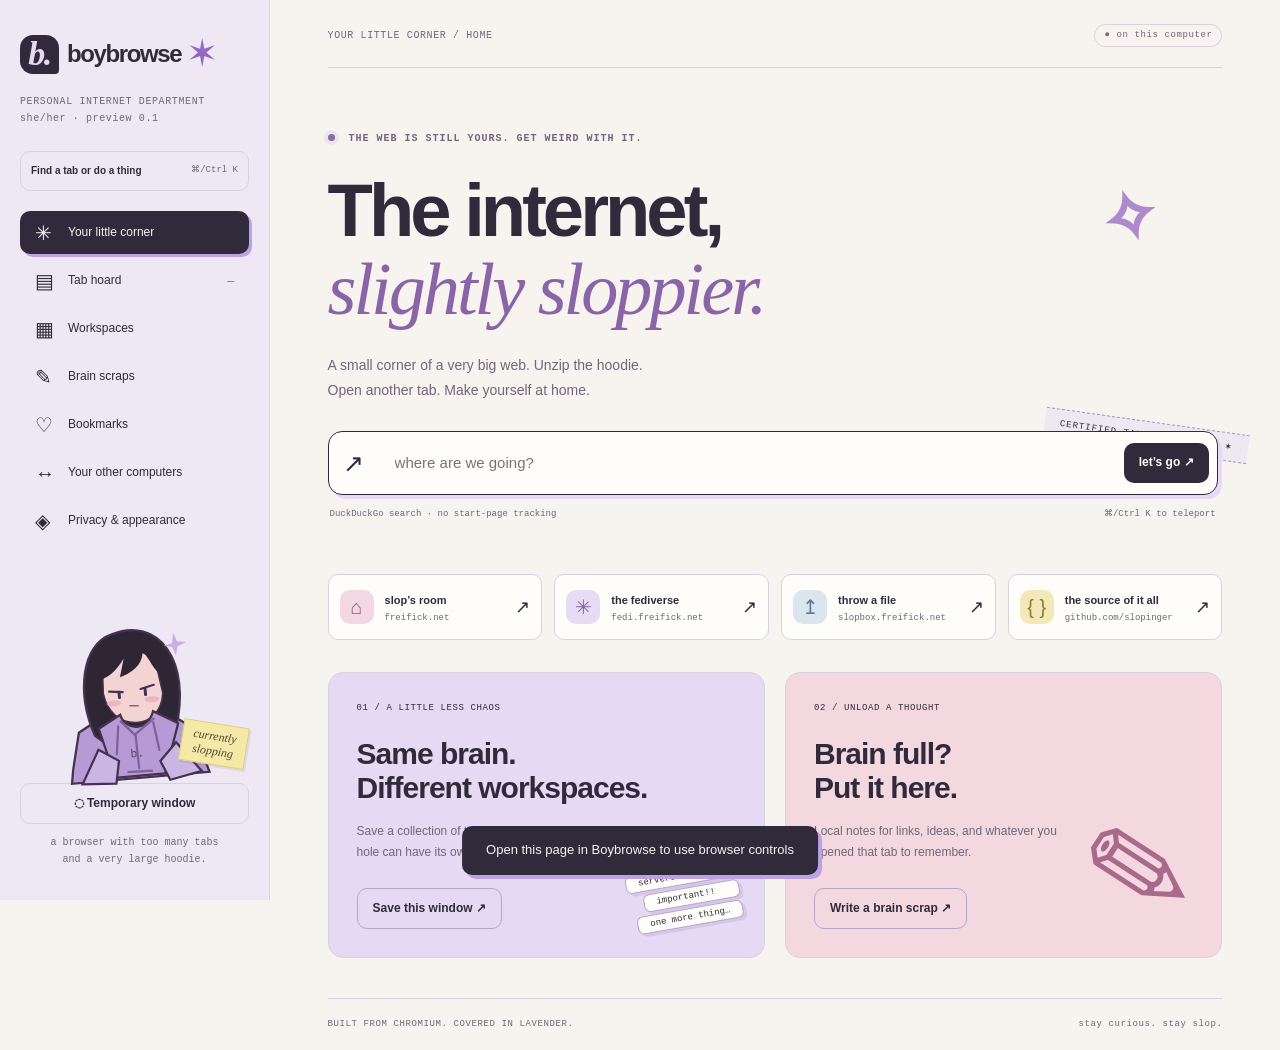
<file: browser/ui/index.html>
<!doctype html>
<html lang="en">
<head><meta charset="utf-8"><meta name="viewport" content="width=device-width,initial-scale=1">
<link rel="icon" type="image/svg+xml" href="icon.svg">
<title>Boybrowse — make yourself at home</title><link rel="stylesheet" href="style.css"></head>
<body>
<div class="shell">
<aside class="rail" aria-label="Boybrowse">
<a class="wordmark" href="#home"><span class="mark" aria-hidden="true">b.</span> boybrowse<span class="star">✶</span></a>
<div class="edition">PERSONAL INTERNET DEPARTMENT<br>she/her · preview 0.1</div>
<button class="command-launch" id="palette-open">Find a tab or do a thing <kbd>⌘/Ctrl K</kbd></button>
<nav aria-label="Your browser">
<button data-view="home" class="nav active"><span>✳</span> Your little corner</button>
<button data-view="tabs" class="nav"><span>▤</span> Tab hoard <span id="tab-count" class="count">—</span></button>
<button data-view="workspaces" class="nav"><span>▦</span> Workspaces</button>
<button data-view="notes" class="nav"><span>✎</span> Brain scraps</button>
<button data-view="bookmarks" class="nav"><span>♡</span> Bookmarks</button>
<button data-view="sync" class="nav"><span>↔</span> Your other computers</button>
<button data-view="privacy" class="nav"><span>◈</span> Privacy & appearance</button>
</nav>
<div class="rail-bottom">
<div class="hoodie" aria-hidden="true"><img src="mascot.svg" alt=""><span class="sticker">currently<br>slopping</span></div>
<button id="private-window" class="private">◌ Temporary window</button>
<p class="tiny">a browser with too many tabs<br>and a very large hoodie.</p>
</div>
</aside>
<main id="main" tabindex="-1">
<header class="topline"><span id="location-label">YOUR LITTLE CORNER / HOME</span><span class="local-badge" id="sync-status">● on this computer</span></header>
<section id="home" class="view">
<div class="hero">
<div class="eyebrow"><span class="live-dot"></span> THE WEB IS STILL YOURS. GET WEIRD WITH IT.</div>
<h1>The internet,<br><em>slightly sloppier.</em><span class="orbit" aria-hidden="true">✧</span></h1>
<p>A small corner of a very big web. Unzip the hoodie.<br>Open another tab. Make yourself at home.</p>
<form id="search" class="search-box"><span aria-hidden="true">↗</span><label class="sr-only" for="address">Search or enter an address</label><input id="address" autocomplete="off" placeholder="where are we going?" required><button aria-label="Open address or search">let’s go ↗</button></form>
<div class="search-caption"><span>DuckDuckGo search · no start-page tracking</span><span>⌘/Ctrl K to teleport</span></div>
<div class="tape" aria-hidden="true">CERTIFIED TAB ACCUMULATOR ✶</div>
</div>
<div class="quick-links">
<button data-url="https://freifick.net"><span class="quick-icon pink">⌂</span><span>slop’s room<small>freifick.net</small></span><b>↗</b></button>
<button data-url="https://fedi.freifick.net"><span class="quick-icon purple">✳</span><span>the fediverse<small>fedi.freifick.net</small></span><b>↗</b></button>
<button data-url="https://slopbox.freifick.net"><span class="quick-icon blue">↥</span><span>throw a file<small>slopbox.freifick.net</small></span><b>↗</b></button>
<button data-url="https://github.com/slopinger"><span class="quick-icon yellow">{ }</span><span>the source of it all<small>github.com/slopinger</small></span><b>↗</b></button>
</div>
<div class="home-grid"><article class="card lavender"><div class="card-label">01 / A LITTLE LESS CHAOS</div><h2>Same brain.<br>Different workspaces.</h2><p>Save a collection of tabs for later. Your next rabbit hole can have its own room.</p><button id="save-workspace">Save this window ↗</button><div class="paper-tabs" aria-hidden="true"><span>servers</span><span>important!!</span><span>one more thing…</span></div></article>
<article class="card pink-card"><div class="card-label">02 / UNLOAD A THOUGHT</div><h2>Brain full?<br>Put it here.</h2><p>Local notes for links, ideas, and whatever you opened that tab to remember.</p><button id="new-note">Write a brain scrap ↗</button><span class="doodle" aria-hidden="true">✎</span></article></div>
<footer><span>BUILT FROM CHROMIUM. COVERED IN LAVENDER.</span><span>stay curious. stay slop.</span></footer>
</section>
<section id="tabs" class="view" hidden><div class="section-heading"><div><span class="eyebrow">THE COLLECTION</span><h1>Your tab hoard.</h1></div><button data-command="vertical">Toggle vertical tabs</button></div><p class="intro">Real tabs in this window. Drag to reorder, pin your favorites, or bring one back into focus.</p><div class="toolbar"><button data-command="restore">↶ Reopen closed tab</button><button id="split-tabs">◫ Split selected tabs</button><button id="refresh-tabs">↻ Refresh</button></div><div id="tab-list" class="list"></div></section>
<section id="workspaces" class="view" hidden><div class="section-heading"><div><span class="eyebrow">ROOMS FOR YOUR RABBIT HOLES</span><h1>Workspaces.</h1></div><button id="workspace-create">+ Save this window</button></div><p class="intro">Named, persistent tab collections. Opening a workspace adds its pages; your current work stays open.</p><div id="workspace-list" class="collection"></div></section>
<section id="notes" class="view" hidden><div class="section-heading"><div><span class="eyebrow">NO THOUGHT LEFT BEHIND</span><h1>Brain scraps.</h1></div><button id="note-create">+ New scrap</button></div><div class="notes-layout"><div id="note-list" class="list"></div><div id="note-editor" class="card editor" hidden><label for="note-title">Title</label><input id="note-title" maxlength="160"><label for="note-text">Your note · Markdown source</label><textarea id="note-text" rows="16" maxlength="100000" placeholder="no need to make it make sense yet."></textarea><div class="toolbar"><span id="note-saved" class="tiny">Saved on this computer</span><button id="note-delete">Delete scrap</button></div></div></div></section>
<section id="bookmarks" class="view" hidden><div class="section-heading"><div><span class="eyebrow">KEEP THE GOOD PARTS</span><h1>Bookmarks.</h1></div><button data-internal="bookmarks">Open bookmark manager ↗</button></div><p class="intro">Your Chromium bookmarks, stored in your Boybrowse profile.</p><div id="bookmark-list" class="list"></div></section>
<section id="sync" class="view" hidden><span class="eyebrow">SAME SLOP. DIFFERENT COMPUTER.</span><h1>Carry your corner.</h1><p class="intro">Optional, invite-only sync. Your browser encrypts your data before the Perl server receives it. Keep your recovery kit somewhere safe.</p>
<div class="card sync-card"><form id="enroll-form"><h2>Connect this device</h2><label for="server">Your sync server</label><input type="url" id="server" value="https://boybrowse-sync.freifick.net" required><label for="device-name">Device name</label><input id="device-name" value="My computer" maxlength="80" required><label for="invitation">Invitation token</label><input id="invitation" autocomplete="off" type="password" required><button>Connect with invitation ↗</button></form>
<div id="connected" hidden><h2>You’re connected.</h2><p id="account-label"></p><div class="toolbar"><button id="sync-now">Sync now ↔</button><button id="pair-device">Pair another device</button><button id="export-recovery">Save recovery kit</button><button id="disconnect">Disconnect this device</button></div><h3>Devices</h3><div id="device-list" class="list"></div></div>
<div class="import-box"><label for="import-kit">Pairing or recovery kit file</label><input id="import-kit" type="file" accept=".json,application/json"><p class="tiny">A pairing kit expires after 10 minutes. Both kit types contain secret keys. Share pairing kits only with your own devices.</p></div></div>
<div class="sync-scope"><span>✓ bookmarks · settings · workspaces · tabs · notes</span><span>Device-local: passwords · cookies · history · private tabs</span></div></section>
<section id="privacy" class="view" hidden><span class="eyebrow">YOUR BROWSER. YOUR BOUNDARIES.</span><h1>A little breathing room.</h1><div class="home-grid"><article class="card"><h2>Make it yours</h2><label for="decoration">Amount of slop</label><select id="decoration"><option value="full">Full personal chaos</option><option value="soft">A little quieter</option><option value="quiet">Just the essentials</option></select><label for="theme">Dashboard colors</label><select id="theme"><option value="light">Lavender daylight</option><option value="dark">Charcoal night</option><option value="system">Follow my computer</option></select><label class="check"><input id="motion" type="checkbox"> Animate decorative accents</label><p class="tiny">System reduced-motion settings always take precedence.</p></article><article class="card"><h2>Room to focus</h2><button id="focus-toggle">Toggle focus mode</button><p>Hide the decorative dashboard while you work.</p><button data-command="reader">Open Chromium reader mode</button><p class="tiny">Use reader mode from the page you want to read.</p><button data-internal="settings/performance">Tab suspension settings ↗</button></article><article class="card"><h2>Site boundaries</h2><button id="shields">Boybrowse shields & exceptions ↗</button><button data-internal="settings/content">Permissions & site controls ↗</button><button data-internal="settings/privacy">Privacy settings ↗</button><button data-internal="extensions">Extensions ↗</button><p class="tiny">Chromium’s sandbox, site isolation, and certificate checks remain enabled.</p></article><article class="card"><h2>Keep your own history</h2><button data-internal="history">History ↗</button><button data-internal="downloads">Downloads ↗</button><button data-command="private">New temporary window ↗</button><p class="tiny">Temporary windows use Chromium’s incognito profile. Downloaded files remain on disk.</p></article></div></section>
</main></div>
<dialog id="palette" aria-labelledby="palette-title"><div class="dialog-heading"><h2 id="palette-title">Where to?</h2><button class="close" data-close="palette" aria-label="Close command palette">×</button></div><label class="sr-only" for="command-input">Search tabs and commands</label><input id="command-input" placeholder="a tab, a command, a new rabbit hole…"><div id="command-results" class="list"></div><p class="tiny">Tab to move · Enter to select · Escape to close</p></dialog>
<dialog id="name-dialog" aria-labelledby="name-heading"><form id="name-form"><h2 id="name-heading">Give it a name</h2><label for="new-name">Name</label><input id="new-name" maxlength="160" required><div class="toolbar"><button>Save ↗</button><button type="button" data-close="name-dialog">Cancel</button></div></form></dialog>
<div id="toast" role="status" aria-live="polite" hidden></div>
<script type="module" src="app.mjs"></script>
</body></html>
</file>
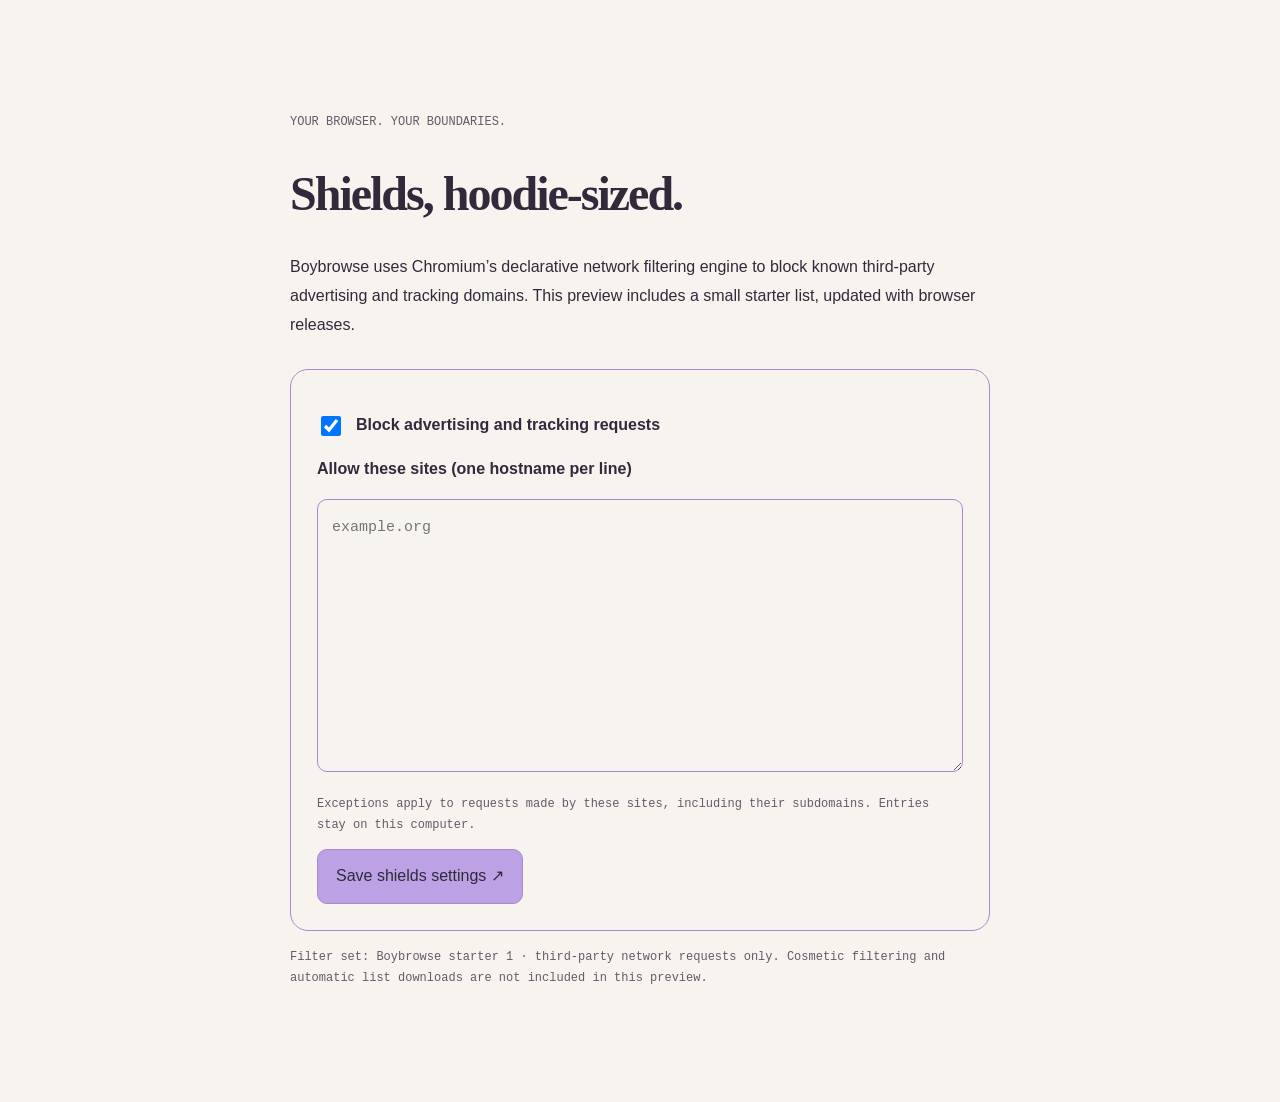
<file: blocker/options.html>
<!doctype html><html lang="en"><meta charset="utf-8"><meta name="viewport" content="width=device-width,initial-scale=1"><title>Boybrowse shields</title><link rel="stylesheet" href="options.css"><main><p class="eyebrow">YOUR BROWSER. YOUR BOUNDARIES.</p><h1>Shields, hoodie-sized.</h1><p>Boybrowse uses Chromium’s declarative network filtering engine to block known third-party advertising and tracking domains. This preview includes a small starter list, updated with browser releases.</p><form id="options"><label class="check"><input id="enabled" type="checkbox" checked> Block advertising and tracking requests</label><label for="exceptions">Allow these sites (one hostname per line)</label><textarea id="exceptions" rows="9" placeholder="example.org"></textarea><p class="small">Exceptions apply to requests made by these sites, including their subdomains. Entries stay on this computer.</p><button>Save shields settings ↗</button></form><p id="status" role="status"></p><p class="small">Filter set: Boybrowse starter 1 · third-party network requests only. Cosmetic filtering and automatic list downloads are not included in this preview.</p></main><script src="options.js"></script></html>
</file>
<file: browser/ui/style.css>
@font-face{font-family:system-rounded;src:local("Arial Rounded MT Bold")}*{box-sizing:border-box} :root{color-scheme:light;--bg:#f7f4f0;--ink:#302a3b;--muted:#706778;--line:#d9d0e1;--paper:#fffdfa;--accent:#bca1e4;--lavender:#e5d9f4;--pink:#f4d8df;--rail:#eee8f5;--shadow:#302a3b}body{margin:0;background:var(--bg);color:var(--ink);font:15px/1.6 "Trebuchet MS",Arial,sans-serif}button,input,select,textarea{font:inherit}button,a,input,select,textarea{ -webkit-tap-highlight-color:transparent}button{cursor:pointer;border:1px solid var(--line);border-radius:10px;padding:10px 15px;background:var(--paper);color:var(--ink);font-weight:600;transition:transform .14s,background .14s}button:hover{background:var(--lavender);transform:translateY(-1px)}button:focus-visible,a:focus-visible,input:focus-visible,select:focus-visible,textarea:focus-visible{outline:3px solid #8a58bf;outline-offset:4px}a{color:inherit}button:disabled{opacity:.5;cursor:wait}.shell{display:grid;grid-template-columns:270px 1fr;min-height:100vh}.rail{padding:30px 20px 22px;background:var(--rail);border-right:1px solid var(--line);display:flex;flex-direction:column;position:sticky;top:0;height:100vh;overflow:auto}.wordmark{font-size:24px;font-weight:900;letter-spacing:-1.4px;text-decoration:none;display:flex;align-items:center;gap:8px}.mark{display:inline-grid;place-items:center;background:var(--ink);color:var(--lavender);height:39px;width:39px;border-radius:13px 13px 4px 13px;font:bold italic 34px Georgia}.star{color:#9468c1;font-size:30px;align-self:flex-start}.edition,.tiny,.eyebrow,.topline,.card-label,.search-caption,footer,kbd,.sync-scope{font:10px/1.7 "Courier New",monospace;letter-spacing:.6px}.edition{margin:15px 0 24px;color:var(--muted)}.command-launch{font-size:10px;text-align:left;padding:11px 10px;background:transparent;margin-bottom:20px;white-space:nowrap;display:flex;justify-content:space-between;gap:4px}kbd{font-size:9px;letter-spacing:0;color:var(--muted)}nav{display:grid;gap:5px}.nav{border:0;background:transparent;text-align:left;font-size:12px;font-weight:500;display:flex;align-items:center;gap:10px;min-height:43px}.nav>span:first-child{font-size:20px;line-height:1;width:23px}.nav.active{background:var(--ink);color:var(--bg);box-shadow:3px 3px 0 var(--accent)}.nav .count{font:11px monospace;margin-left:auto;opacity:.7}.rail-bottom{margin-top:auto;padding-top:25px;text-align:center}.hoodie{position:relative;height:170px}.hoodie img{height:180px;max-width:100%;transform:rotate(-5deg)}.sticker{position:absolute;bottom:18px;right:2px;background:#f5e9a8;color:#554731;border:1px solid #dace86;padding:5px 10px;font:italic 12px Georgia;transform:rotate(9deg);box-shadow:2px 2px 0 #0001}.private{width:100%;background:transparent;font-size:12px}.tiny{color:var(--muted);letter-spacing:0}main{padding:24px 5.7% 0;min-width:0}.topline{display:flex;justify-content:space-between;align-items:center;border-bottom:1px solid var(--line);padding-bottom:20px;color:var(--muted);gap:20px}.local-badge{padding:3px 9px;border:1px solid var(--line);border-radius:15px;font-size:9px;white-space:nowrap}.view{max-width:1220px;margin:0 auto}.hero{position:relative;padding:62px 0 40px;max-width:890px}.eyebrow{font-size:10px;letter-spacing:1px;font-weight:700;color:var(--muted)}.live-dot{display:inline-block;width:7px;height:7px;border-radius:100%;background:#8a6aac;margin-right:7px;box-shadow:0 0 0 4px #bca1e42d}h1{font-size:clamp(42px,5.8vw,86px);letter-spacing:-4px;line-height:1.04;margin:25px 0;font-weight:900}h1 em{font-family:Georgia,serif;font-weight:500;color:#8a64a8;letter-spacing:-3px}.orbit{font-size:70px;position:absolute;right:7%;top:115px;color:#ac8acb;transform:rotate(-18deg)}.hero>p,.intro{color:var(--muted);font-size:14px;line-height:1.8}.hero>p{margin:24px 0 28px}.search-box{border:1.5px solid var(--ink);border-radius:14px;padding:8px;display:flex;align-items:center;background:var(--paper);gap:12px;box-shadow:4px 4px 0 var(--lavender);position:relative;z-index:1}.search-box>span{font-size:25px;padding:0 6px}.search-box input{border:0;flex:1;background:transparent;min-width:0;outline-offset:0}.search-box button{background:var(--ink);color:var(--paper);border:0;font-size:12px;white-space:nowrap}.search-caption{margin:12px 2px;display:flex;justify-content:space-between;gap:10px;font-size:9px;color:var(--muted);letter-spacing:0}.tape{position:absolute;right:-32px;bottom:124px;transform:rotate(8deg);background:#e7e2f29e;padding:8px 15px;font:9px monospace;letter-spacing:1px;border-block:1px dashed #aa95c0;pointer-events:none}.quick-links{display:grid;grid-template-columns:repeat(4,1fr);gap:12px;margin:0 0 32px}.quick-links>button{display:flex;align-items:center;gap:11px;text-align:left;padding:15px 11px;font-size:11px;font-weight:700;min-width:0}.quick-links small{display:block;font:9px monospace;color:var(--muted);margin-top:4px;overflow:hidden;text-overflow:ellipsis}.quick-links b{margin-left:auto;font-weight:400;font-size:18px}.quick-icon{display:grid;place-items:center;min-width:34px;height:34px;border-radius:10px;font-size:20px;font-weight:400}.pink{background:#f3d8e3;color:#965a77}.purple{background:#e8dcf4;color:#8662a2}.blue{background:#dbe5ef;color:#5f7794}.yellow{background:#f3e9b8;color:#8d7b3b}.home-grid{display:grid;grid-template-columns:1fr 1fr;gap:20px}.card{border:1px solid var(--line);background:var(--paper);padding:28px;border-radius:15px;position:relative;overflow:hidden}.lavender{background:var(--lavender)}.pink-card{background:var(--pink)}.card-label{font-size:9px;margin-bottom:20px}h2{font-size:30px;letter-spacing:-1px;line-height:1.15;margin:15px 0}h3{font-size:18px}.card p{font-size:12px;max-width:280px;color:var(--muted);line-height:1.8}.card button{font-size:12px;margin-top:12px;background:transparent;border-color:#b7a7c5}.card button:hover{background:var(--paper)}.paper-tabs{display:flex;position:absolute;right:24px;bottom:30px;transform:rotate(-10deg);flex-direction:column;font:9px monospace;pointer-events:none}.paper-tabs span{background:var(--paper);border:1px solid #b8a7cd;border-radius:6px;padding:3px 12px;margin-top:3px;box-shadow:3px 3px 0 #69527f22}.paper-tabs span:nth-child(2){margin-left:15px}.paper-tabs span:nth-child(3){margin-left:5px}.doodle{position:absolute;right:28px;bottom:9px;color:#a9698a;font:130px Georgia;transform:rotate(-12deg);pointer-events:none}footer{display:flex;justify-content:space-between;gap:16px;border-top:1px solid var(--line);margin-top:40px;padding:18px 0;color:var(--muted);font-size:9px}.section-heading{display:flex;justify-content:space-between;align-items:center;gap:20px;margin-top:45px}.section-heading h1,.view:not(#home)>h1{font-size:55px;letter-spacing:-2.5px}.view:not(#home)>.eyebrow{display:block;margin-top:48px}.toolbar{display:flex;flex-wrap:wrap;align-items:center;gap:10px;margin:20px 0}.toolbar button{font-size:12px}.list{display:grid;gap:8px}.row{display:flex;align-items:center;gap:14px;background:var(--paper);border:1px solid var(--line);padding:12px 16px;border-radius:10px;min-width:0}.row .row-copy{flex:1;min-width:0}.row-title{display:block;font-size:14px;font-weight:700;overflow:hidden;white-space:nowrap;text-overflow:ellipsis}.row small{display:block;font:10px monospace;color:var(--muted);overflow:hidden;text-overflow:ellipsis}.row button{font-size:12px;padding:5px 10px;flex-shrink:0}.row[draggable=true]{cursor:grab}.row input[type=checkbox]{width:17px;height:17px}.collection{display:grid;grid-template-columns:repeat(auto-fill,minmax(260px,1fr));gap:20px;margin-top:30px}.collection .card h2{font-size:24px}.empty{border:1px dashed var(--line);padding:40px;border-radius:14px;color:var(--muted);text-align:center}.notes-layout{display:grid;grid-template-columns:260px 1fr;gap:22px;margin-top:30px}.notes-layout .list{align-content:start}.editor label,.sync-card label,.card label{display:block;font-size:12px;font-weight:700;margin:20px 0 7px}input,textarea,select{color:var(--ink);background:var(--paper);border:1px solid var(--line);border-radius:8px;padding:11px 13px;max-width:100%}textarea{width:100%;resize:vertical;font:14px/1.8 monospace}#note-title{width:100%;font-size:20px;font-weight:700}.sync-card{max-width:700px;margin-top:30px}.sync-card input:not([type=file]){width:100%}.sync-card form>button{display:block;background:var(--ink);color:var(--paper);margin-top:22px}.import-box{border-top:1px solid var(--line);margin-top:30px;padding-top:10px}.sync-scope{display:grid;gap:9px;margin:25px 0;font-size:11px}.card .check{display:flex;gap:8px;align-items:center}.card select{width:100%}.card .check input{width:auto}.view#privacy .card button{display:block}dialog{background:var(--bg);color:var(--ink);border:1px solid var(--line);border-radius:18px;padding:25px;max-width:620px;width:calc(100% - 40px);box-shadow:12px 12px 0 #302a3b22}dialog::backdrop{background:#23162f88;backdrop-filter:blur(4px)}dialog input{width:100%}.dialog-heading{display:flex;justify-content:space-between;align-items:center}.dialog-heading h2{margin:0 0 20px}.dialog-heading .close{margin-bottom:20px;padding:0 10px;font-size:24px}#command-results{margin-top:15px;max-height:400px;overflow:auto}#command-results button{text-align:left}#toast{position:fixed;bottom:25px;left:50%;transform:translateX(-50%);background:var(--ink);color:var(--bg);box-shadow:4px 4px 0 var(--accent);border-radius:10px;padding:14px 24px;max-width:85vw;z-index:20;font-size:13px}.sr-only{position:absolute;width:1px;height:1px;padding:0;margin:-1px;overflow:hidden;clip:rect(0,0,0,0);white-space:nowrap;border:0}[hidden]{display:none!important}body[data-decoration=quiet] .hoodie,body[data-decoration=quiet] .tape,body[data-decoration=quiet] .orbit,body[data-decoration=quiet] .doodle,body[data-decoration=quiet] .paper-tabs,body[data-decoration=quiet] .star{display:none}body[data-decoration=soft] .tape,body[data-decoration=soft] .paper-tabs{display:none}body[data-focus=true] .hero>p,body[data-focus=true] .home-grid,body[data-focus=true] .hoodie,body[data-focus=true] .tape,body[data-focus=true] .orbit{display:none}body[data-motion=true] .orbit{animation:float 5s ease-in-out infinite}@keyframes float{50%{transform:translateY(-10px) rotate(5deg)}}body[data-theme=dark]{color-scheme:dark;--bg:#211d29;--ink:#f0e8f7;--muted:#b8abc6;--line:#4a3e59;--paper:#2a2434;--accent:#aa88d0;--lavender:#42314f;--pink:#4c303e;--rail:#292231}body[data-theme=dark] .mark{color:#211d29}body[data-theme=dark] .hero h1 em{color:#c4a0e7}@media(prefers-color-scheme:dark){body[data-theme=system]{color-scheme:dark;--bg:#211d29;--ink:#f0e8f7;--muted:#b8abc6;--line:#4a3e59;--paper:#2a2434;--accent:#aa88d0;--lavender:#42314f;--pink:#4c303e;--rail:#292231}}@media(prefers-reduced-motion:reduce){*,*::before,*::after{animation:none!important;transition:none!important;scroll-behavior:auto!important}}@media(max-width:1200px){.quick-links{grid-template-columns:repeat(2,1fr)}.paper-tabs{display:none}.hero{padding-top:42px}.tape{right:0;bottom:120px}main{padding-inline:4%}}@media(max-width:900px){.shell{grid-template-columns:220px 1fr}.rail{padding:22px 12px}.wordmark{font-size:21px}.command-launch{font-size:9px}h1{letter-spacing:-2px}.orbit{display:none}.home-grid{grid-template-columns:1fr}.search-caption span:last-child{display:none}.notes-layout{grid-template-columns:1fr}.hoodie{height:130px}.hoodie img{height:140px}.section-heading{align-items:flex-start;flex-direction:column}.topline{font-size:8px}}@media(max-width:640px){.shell{grid-template-columns:1fr}.rail{position:static;height:auto;border-right:0;border-bottom:1px solid var(--line);padding:15px}nav{display:flex;overflow:auto}.nav{white-space:nowrap}.edition,.command-launch,.rail-bottom{display:none}.wordmark{margin-bottom:12px}.nav>span:first-child{width:20px}.nav{min-height:36px;padding:7px 10px}.topline{margin-top:0;padding:15px 0}.hero{padding-top:30px}h1{font-size:49px}.tape{display:none}.quick-links{gap:8px}.quick-links>button{padding:12px 9px}.quick-links b{display:none}.quick-icon{min-width:27px;height:27px;font-size:17px}.card{padding:23px}.search-box button{font-size:10px;padding:10px}.section-heading h1,.view:not(#home)>h1{font-size:42px}.row{gap:8px;padding:10px}.row-title{font-size:12px}footer{font-size:8px}.local-badge{font-size:8px}}@media(forced-colors:active){button,input,select,textarea,.row,.card{border:1px solid CanvasText}.nav.active{outline:2px solid Highlight}.mark{border:1px solid CanvasText}.live-dot{background:CanvasText}}
</file>
<file: blocker/options.css>
:root{color-scheme:light dark}body{margin:0;background:light-dark(#f7f4f0,#211d29);color:light-dark(#302a3b,#f0e8f7);font:16px/1.8 "Trebuchet MS",Arial,sans-serif}main{max-width:700px;margin:70px auto;padding:30px}.eyebrow,.small{font:12px/1.8 monospace;opacity:.75}h1{font:bold 48px Georgia;letter-spacing:-2px}form{border:1px solid #aa88d0;border-radius:18px;padding:26px;margin-top:30px}label{display:block;font-weight:bold;margin:15px 0}.check{display:flex;align-items:center;gap:12px}input{width:20px;height:20px}textarea{width:100%;box-sizing:border-box;padding:14px;border:1px solid #aa88d0;border-radius:10px;font:15px/1.8 monospace;background:transparent;color:inherit}button{padding:12px 18px;border:1px solid #aa88d0;border-radius:10px;background:#bca1e4;color:#302a3b;font:inherit;cursor:pointer}:focus-visible{outline:3px solid #bca1e4;outline-offset:4px}
</file>
